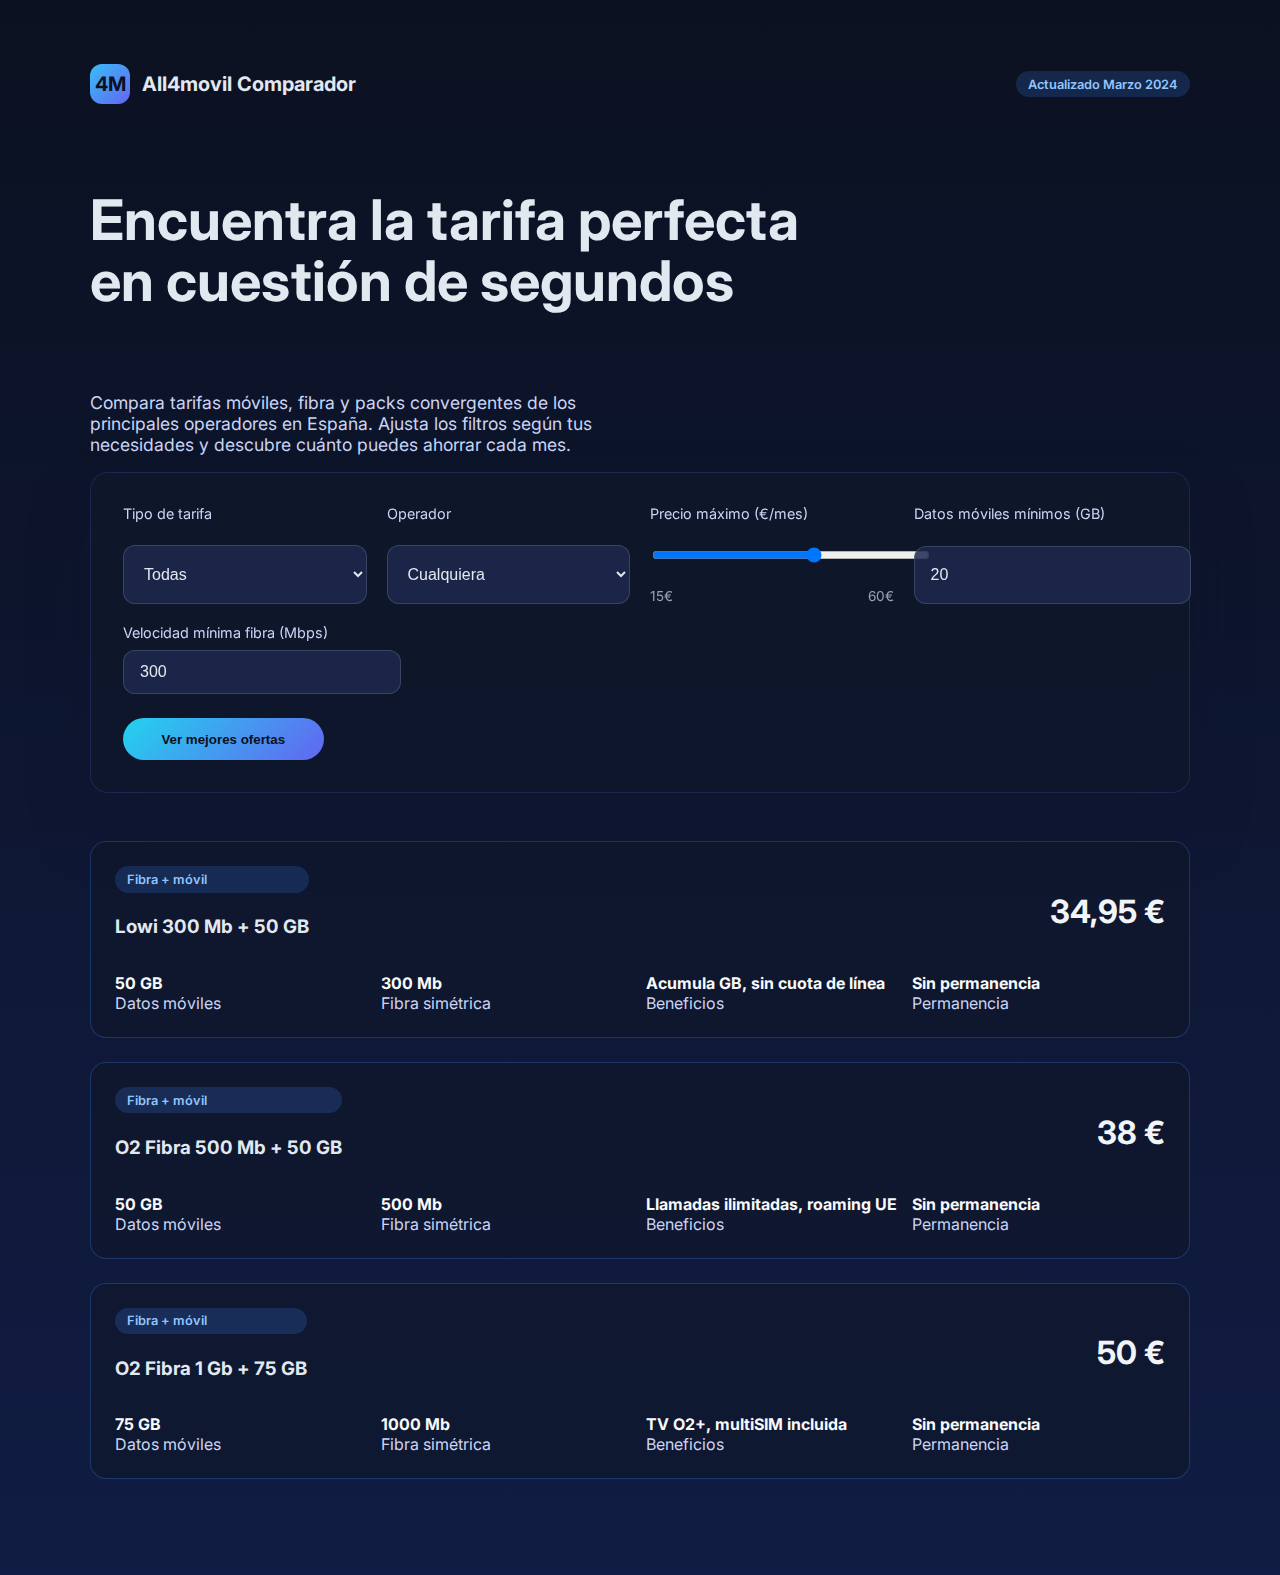
<file: index.html>
<!DOCTYPE html>
<html lang="es">
  <head>
    <meta charset="UTF-8" />
    <meta name="viewport" content="width=device-width, initial-scale=1.0" />
    <title>All4movil | Comparador de tarifas</title>
    <link
      rel="preconnect"
      href="https://fonts.googleapis.com"
    />
    <link rel="preconnect" href="https://fonts.gstatic.com" crossorigin />
    <link
      href="https://fonts.googleapis.com/css2?family=Inter:wght@400;500;600;700&display=swap"
      rel="stylesheet"
    />
    <style>
      :root {
        color-scheme: light dark;
        font-family: 'Inter', system-ui, -apple-system, BlinkMacSystemFont, 'Segoe UI',
          sans-serif;
        background: #0f172a;
        color: #e2e8f0;
      }

      body {
        margin: 0;
        background: linear-gradient(180deg, #0b1120 0%, #111c44 100%);
        min-height: 100vh;
      }

      main {
        max-width: 1100px;
        margin: 0 auto;
        padding: 4rem 1.5rem 6rem;
      }

      header {
        display: flex;
        align-items: center;
        justify-content: space-between;
        flex-wrap: wrap;
        gap: 1rem;
      }

      .logo {
        display: flex;
        align-items: center;
        gap: 0.75rem;
        font-weight: 700;
        font-size: 1.25rem;
      }

      .logo span {
        display: grid;
        place-items: center;
        width: 40px;
        height: 40px;
        border-radius: 12px;
        background: linear-gradient(135deg, #38bdf8 0%, #6366f1 100%);
        color: #0b1120;
        font-weight: 700;
      }

      .hero {
        margin-top: 3rem;
        display: grid;
        gap: 1.5rem;
      }

      .hero h1 {
        font-size: clamp(2.5rem, 4vw + 1rem, 3.5rem);
        line-height: 1.1;
        max-width: 20ch;
      }

      .hero p {
        font-size: 1.1rem;
        max-width: 50ch;
        color: #cbd5f5;
      }

      .card {
        background: rgba(15, 23, 42, 0.75);
        border: 1px solid rgba(99, 102, 241, 0.2);
        border-radius: 18px;
        padding: 2rem;
        backdrop-filter: blur(18px);
        box-shadow: 0 32px 60px rgba(15, 23, 42, 0.35);
      }

      form {
        display: grid;
        gap: 1.5rem;
      }

      .filters {
        display: grid;
        gap: 1.25rem;
        grid-template-columns: repeat(auto-fit, minmax(220px, 1fr));
      }

      label {
        display: grid;
        gap: 0.6rem;
        font-size: 0.9rem;
        color: #cbd5f5;
      }

      select,
      input[type='range'],
      input[type='number'] {
        width: 100%;
        background: rgba(30, 41, 77, 0.85);
        border: 1px solid rgba(148, 163, 184, 0.25);
        border-radius: 12px;
        padding: 0.75rem 1rem;
        font-size: 1rem;
        color: #e2e8f0;
      }

      .range-output {
        display: flex;
        justify-content: space-between;
        font-size: 0.85rem;
        color: #94a3b8;
      }

      button[type='submit'] {
        justify-self: start;
        background: linear-gradient(135deg, #22d3ee 0%, #6366f1 100%);
        border: none;
        border-radius: 999px;
        padding: 0.85rem 2.4rem;
        font-weight: 600;
        color: #0b1120;
        cursor: pointer;
        transition: transform 0.2s ease, box-shadow 0.2s ease;
      }

      button[type='submit']:hover {
        transform: translateY(-2px);
        box-shadow: 0 18px 35px rgba(14, 116, 144, 0.35);
      }

      .results {
        margin-top: 3rem;
        display: grid;
        gap: 1.5rem;
      }

      .result-card {
        display: grid;
        gap: 1rem;
        border-radius: 16px;
        padding: 1.5rem;
        background: rgba(15, 23, 42, 0.65);
        border: 1px solid rgba(59, 130, 246, 0.3);
      }

      .result-header {
        display: flex;
        justify-content: space-between;
        align-items: center;
        flex-wrap: wrap;
        gap: 0.75rem;
      }

      .result-provider {
        display: flex;
        flex-direction: column;
        gap: 0.25rem;
      }

      .pill {
        display: inline-flex;
        align-items: center;
        gap: 0.4rem;
        padding: 0.35rem 0.75rem;
        border-radius: 999px;
        background: rgba(59, 130, 246, 0.2);
        color: #93c5fd;
        font-size: 0.8rem;
        font-weight: 600;
      }

      .price {
        font-size: 2rem;
        font-weight: 700;
        color: #f1f5f9;
      }

      .features {
        display: grid;
        gap: 0.75rem;
        grid-template-columns: repeat(auto-fit, minmax(160px, 1fr));
        color: #cbd5f5;
      }

      .features strong {
        color: #f8fafc;
      }

      .empty-state {
        text-align: center;
        padding: 3rem 1.5rem;
        background: rgba(15, 23, 42, 0.4);
        border-radius: 16px;
        border: 1px dashed rgba(148, 163, 184, 0.4);
        color: #94a3b8;
      }

      @media (max-width: 600px) {
        header {
          align-items: flex-start;
        }

        button[type='submit'] {
          width: 100%;
          justify-self: stretch;
        }
      }
    </style>
  </head>
  <body>
    <main>
      <header>
        <div class="logo">
          <span>4M</span>
          All4movil Comparador
        </div>
        <div class="pill">Actualizado Marzo 2024</div>
      </header>

      <section class="hero">
        <h1>Encuentra la tarifa perfecta en cuestión de segundos</h1>
        <p>
          Compara tarifas móviles, fibra y packs convergentes de los principales
          operadores en España. Ajusta los filtros según tus necesidades y
          descubre cuánto puedes ahorrar cada mes.
        </p>
      </section>

      <section class="card">
        <form id="filters">
          <div class="filters">
            <label>
              Tipo de tarifa
              <select name="type">
                <option value="">Todas</option>
                <option value="movil">Solo móvil</option>
                <option value="fibra">Solo fibra</option>
                <option value="convergente">Fibra + móvil</option>
              </select>
            </label>

            <label>
              Operador
              <select name="provider">
                <option value="">Cualquiera</option>
                <option value="o2">O2</option>
                <option value="lowi">Lowi</option>
                <option value="pepephone">Pepephone</option>
                <option value="orange">Orange</option>
                <option value="movistar">Movistar</option>
              </select>
            </label>

            <label>
              Precio máximo (€/mes)
              <input type="range" min="15" max="90" step="5" name="price" value="60" />
              <div class="range-output">
                <span>15€</span>
                <span id="price-output">60€</span>
              </div>
            </label>

            <label>
              Datos móviles mínimos (GB)
              <input type="number" name="mobileData" min="0" step="5" value="20" />
            </label>

            <label>
              Velocidad mínima fibra (Mbps)
              <input type="number" name="fiberSpeed" min="0" step="100" value="300" />
            </label>
          </div>

          <button type="submit">Ver mejores ofertas</button>
        </form>
      </section>

      <section class="results" id="results"></section>
    </main>

    <template id="result-template">
      <article class="result-card">
        <div class="result-header">
          <div class="result-provider">
            <span class="pill" data-type></span>
            <h3 data-name></h3>
          </div>
          <div class="price" data-price></div>
        </div>
        <div class="features">
          <div><strong data-mobile-data></strong><br />Datos móviles</div>
          <div><strong data-fiber-speed></strong><br />Fibra simétrica</div>
          <div><strong data-benefits></strong><br />Beneficios</div>
          <div><strong data-commitment></strong><br />Permanencia</div>
        </div>
      </article>
    </template>

    <script>
      const offers = [
        {
          id: 1,
          name: 'O2 Fibra 500 Mb + 50 GB',
          provider: 'o2',
          type: 'convergente',
          price: 38,
          mobileData: 50,
          fiberSpeed: 500,
          benefits: 'Llamadas ilimitadas, roaming UE',
          commitment: 'Sin permanencia'
        },
        {
          id: 2,
          name: 'Lowi 300 Mb + 50 GB',
          provider: 'lowi',
          type: 'convergente',
          price: 34.95,
          mobileData: 50,
          fiberSpeed: 300,
          benefits: 'Acumula GB, sin cuota de línea',
          commitment: 'Sin permanencia'
        },
        {
          id: 3,
          name: 'Pepephone Inimitable 39 GB',
          provider: 'pepephone',
          type: 'movil',
          price: 19.9,
          mobileData: 39,
          fiberSpeed: 0,
          benefits: 'Cobertura Movistar + Orange',
          commitment: 'Sin permanencia'
        },
        {
          id: 4,
          name: 'Movistar Ilimitado Plus 5G',
          provider: 'movistar',
          type: 'movil',
          price: 44.95,
          mobileData: 150,
          fiberSpeed: 0,
          benefits: '5G+, Netflix, Disney+',
          commitment: '12 meses'
        },
        {
          id: 5,
          name: 'Orange Love Cine y Series 1Gb',
          provider: 'orange',
          type: 'convergente',
          price: 70,
          mobileData: 200,
          fiberSpeed: 1000,
          benefits: 'Series + Cine + DAZN LaLiga',
          commitment: '12 meses'
        },
        {
          id: 6,
          name: 'Lowi Fibra 600 Mb',
          provider: 'lowi',
          type: 'fibra',
          price: 29.95,
          mobileData: 0,
          fiberSpeed: 600,
          benefits: 'Router Wi-Fi 6, instalación gratis',
          commitment: 'Sin permanencia'
        },
        {
          id: 7,
          name: 'O2 Fibra 1 Gb + 75 GB',
          provider: 'o2',
          type: 'convergente',
          price: 50,
          mobileData: 75,
          fiberSpeed: 1000,
          benefits: 'TV O2+, multiSIM incluida',
          commitment: 'Sin permanencia'
        }
      ];

      const filtersForm = document.getElementById('filters');
      const resultsSection = document.getElementById('results');
      const priceOutput = document.getElementById('price-output');
      const template = document.getElementById('result-template');

      function formatPrice(value) {
        return new Intl.NumberFormat('es-ES', {
          style: 'currency',
          currency: 'EUR',
          minimumFractionDigits: value % 1 === 0 ? 0 : 2
        }).format(value);
      }

      function renderOffers(list) {
        resultsSection.innerHTML = '';

        if (!list.length) {
          resultsSection.innerHTML = `
            <div class="empty-state">
              No hay tarifas que cumplan con los filtros seleccionados.
              Prueba a ampliar tu presupuesto o reducir los requisitos de datos y velocidad.
            </div>
          `;
          return;
        }

        list.forEach((offer) => {
          const card = template.content.cloneNode(true);
          card.querySelector('[data-type]').textContent =
            offer.type === 'movil'
              ? 'Solo móvil'
              : offer.type === 'fibra'
              ? 'Solo fibra'
              : 'Fibra + móvil';
          card.querySelector('[data-name]').textContent = offer.name;
          card.querySelector('[data-price]').textContent = formatPrice(offer.price);
          card.querySelector('[data-mobile-data]').textContent =
            offer.mobileData ? `${offer.mobileData} GB` : 'N/A';
          card.querySelector('[data-fiber-speed]').textContent =
            offer.fiberSpeed ? `${offer.fiberSpeed} Mb` : 'N/A';
          card.querySelector('[data-benefits]').textContent = offer.benefits;
          card.querySelector('[data-commitment]').textContent = offer.commitment;

          resultsSection.appendChild(card);
        });
      }

      function filterOffers(formData) {
        const maxPrice = Number(formData.get('price'));
        const type = formData.get('type');
        const provider = formData.get('provider');
        const mobileData = Number(formData.get('mobileData') || 0);
        const fiberSpeed = Number(formData.get('fiberSpeed') || 0);

        return offers
          .filter((offer) => (type ? offer.type === type : true))
          .filter((offer) => (provider ? offer.provider === provider : true))
          .filter((offer) => offer.price <= maxPrice)
          .filter((offer) => offer.mobileData >= mobileData)
          .filter((offer) => offer.fiberSpeed >= fiberSpeed)
          .sort((a, b) => a.price - b.price);
      }

      filtersForm.addEventListener('input', (event) => {
        if (event.target.name === 'price') {
          priceOutput.textContent = `${event.target.value}€`;
        }
      });

      filtersForm.addEventListener('submit', (event) => {
        event.preventDefault();
        const formData = new FormData(filtersForm);
        const filtered = filterOffers(formData);
        renderOffers(filtered);
      });

      // Primera renderización con los valores iniciales del formulario
      renderOffers(filterOffers(new FormData(filtersForm)));
    </script>
  </body>
</html>
</file>
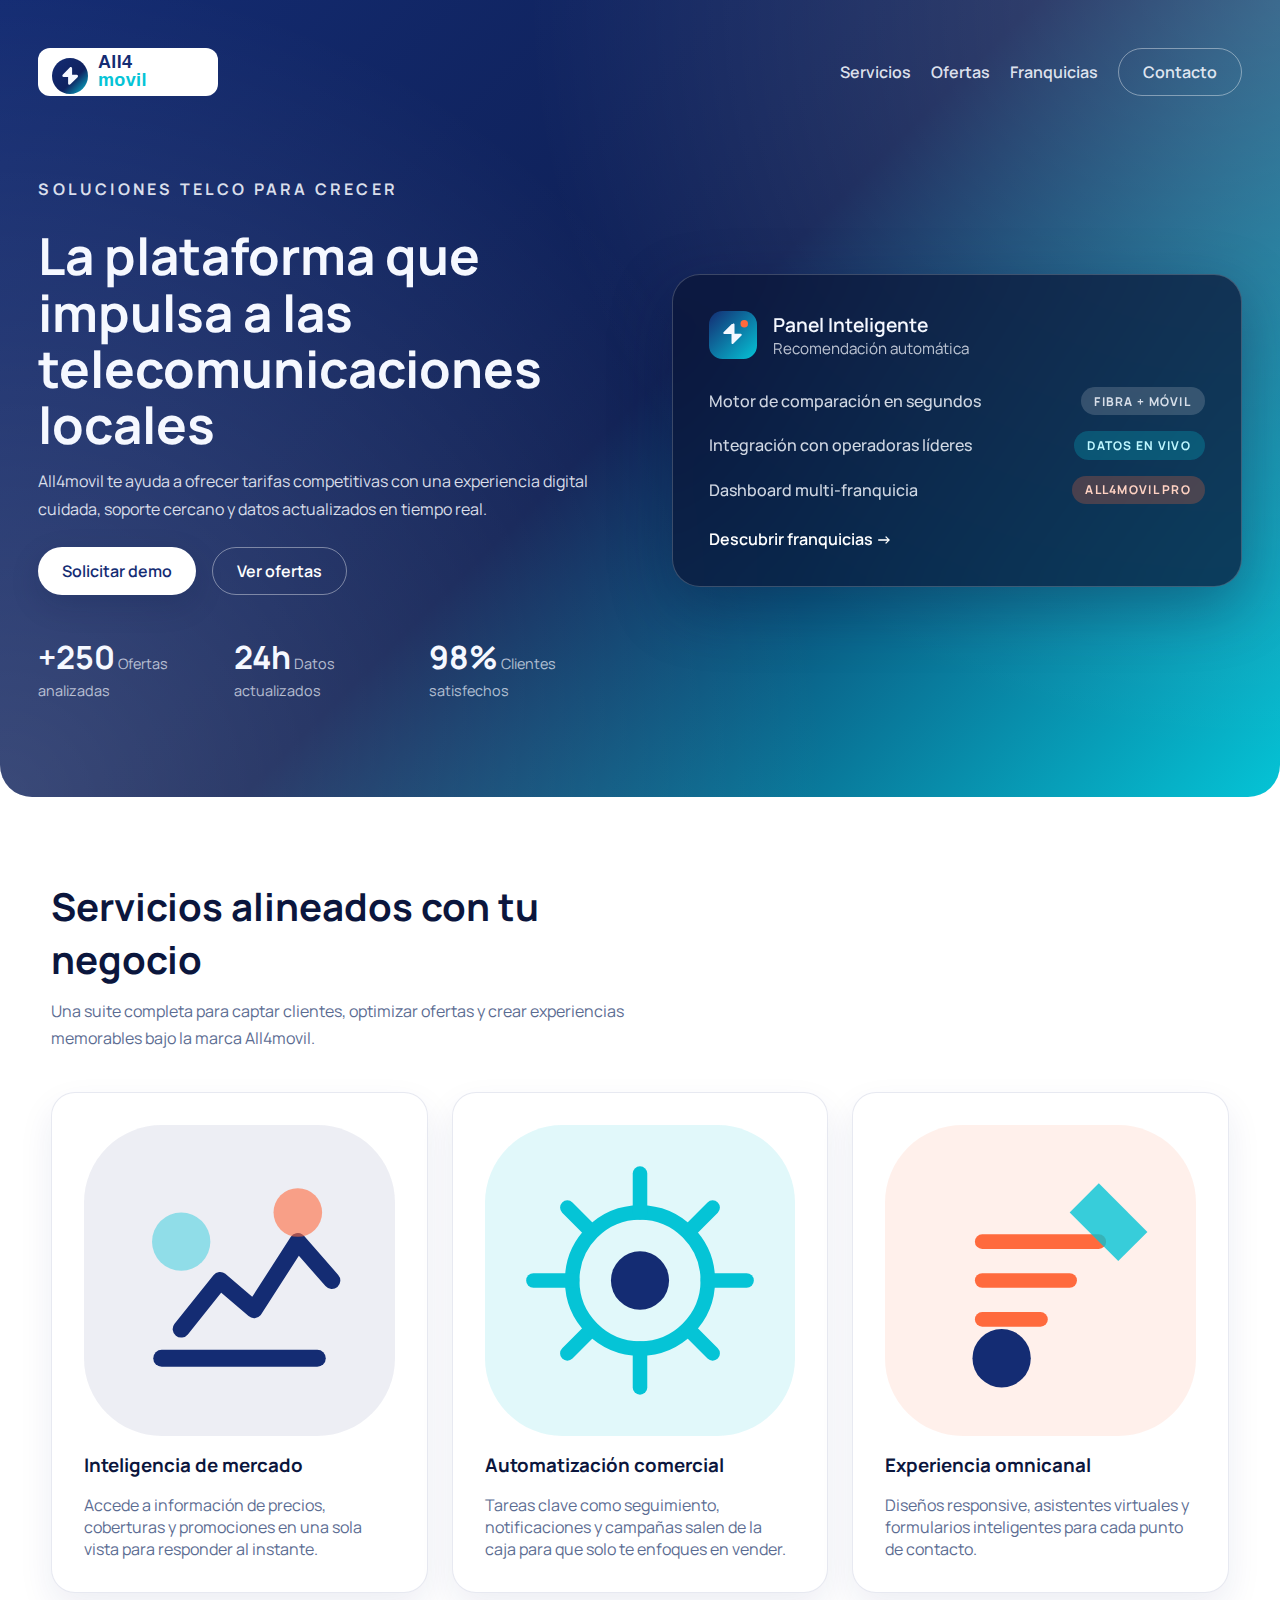
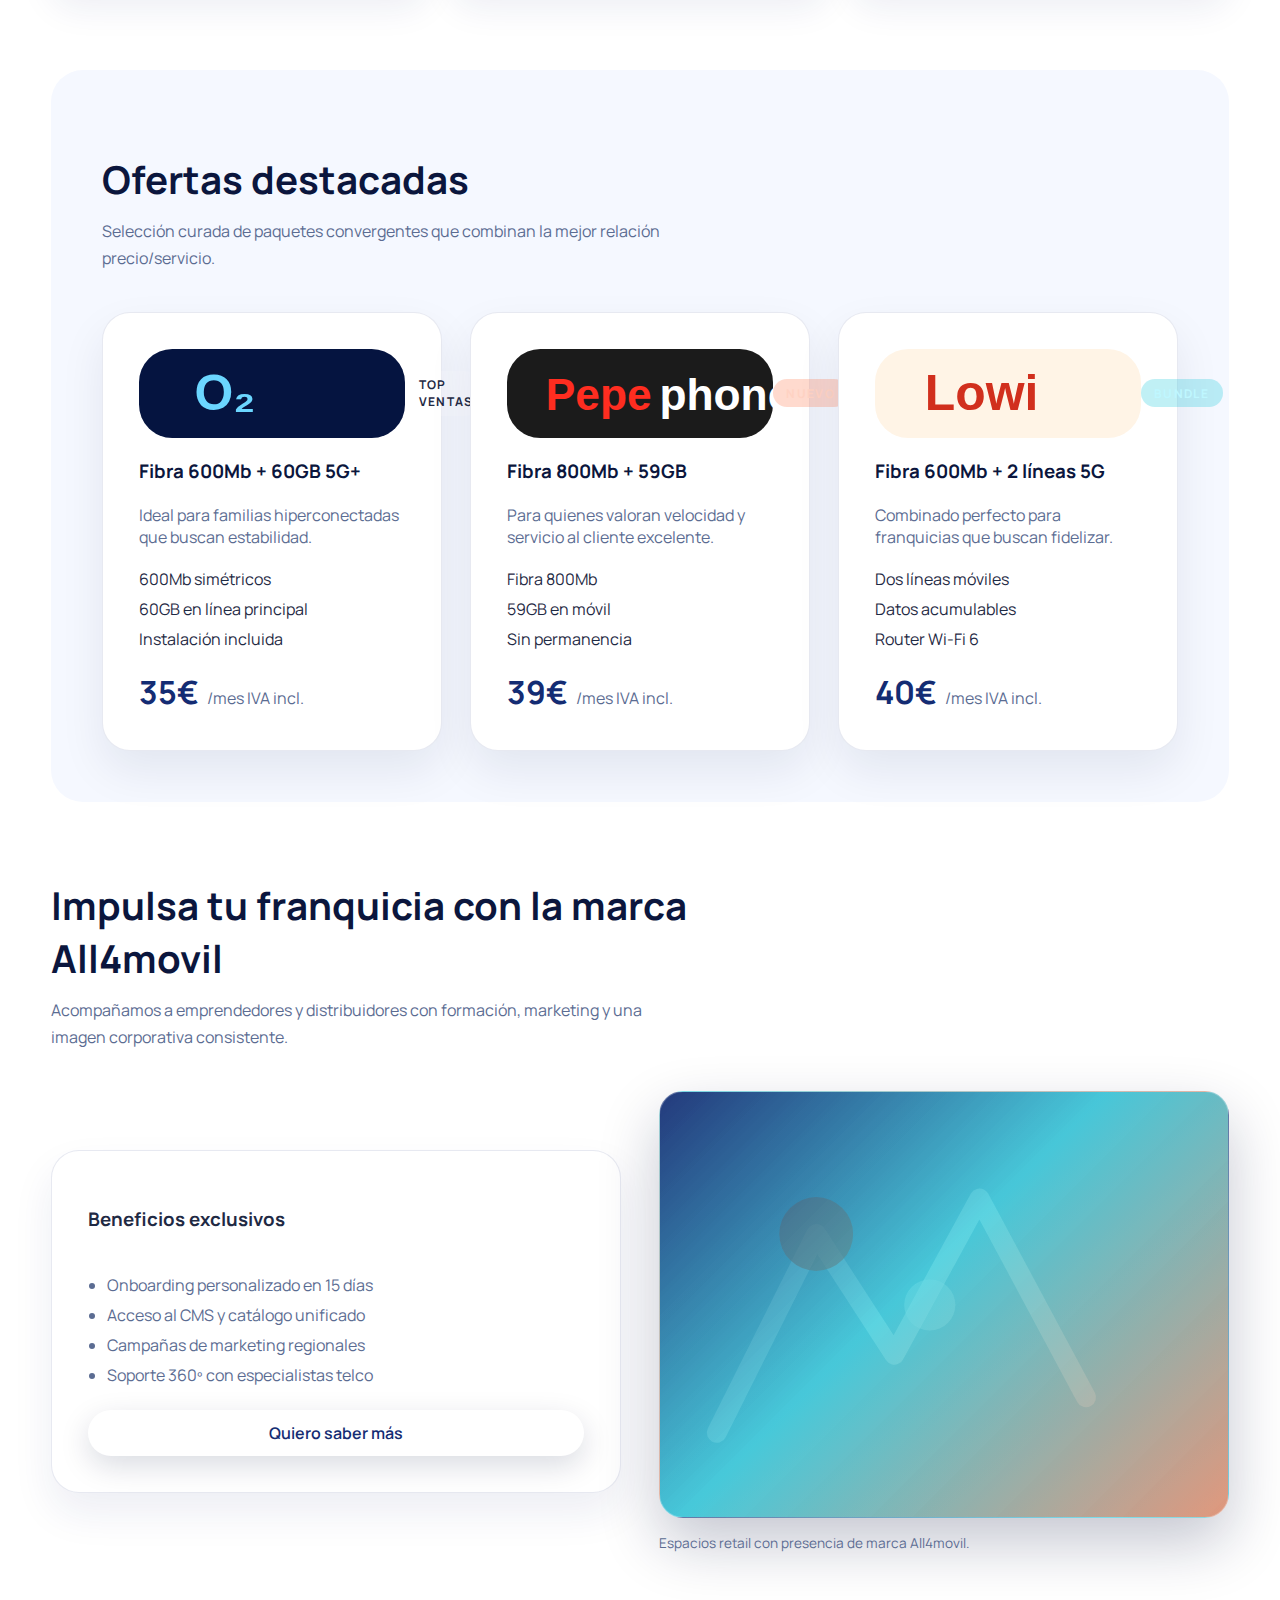
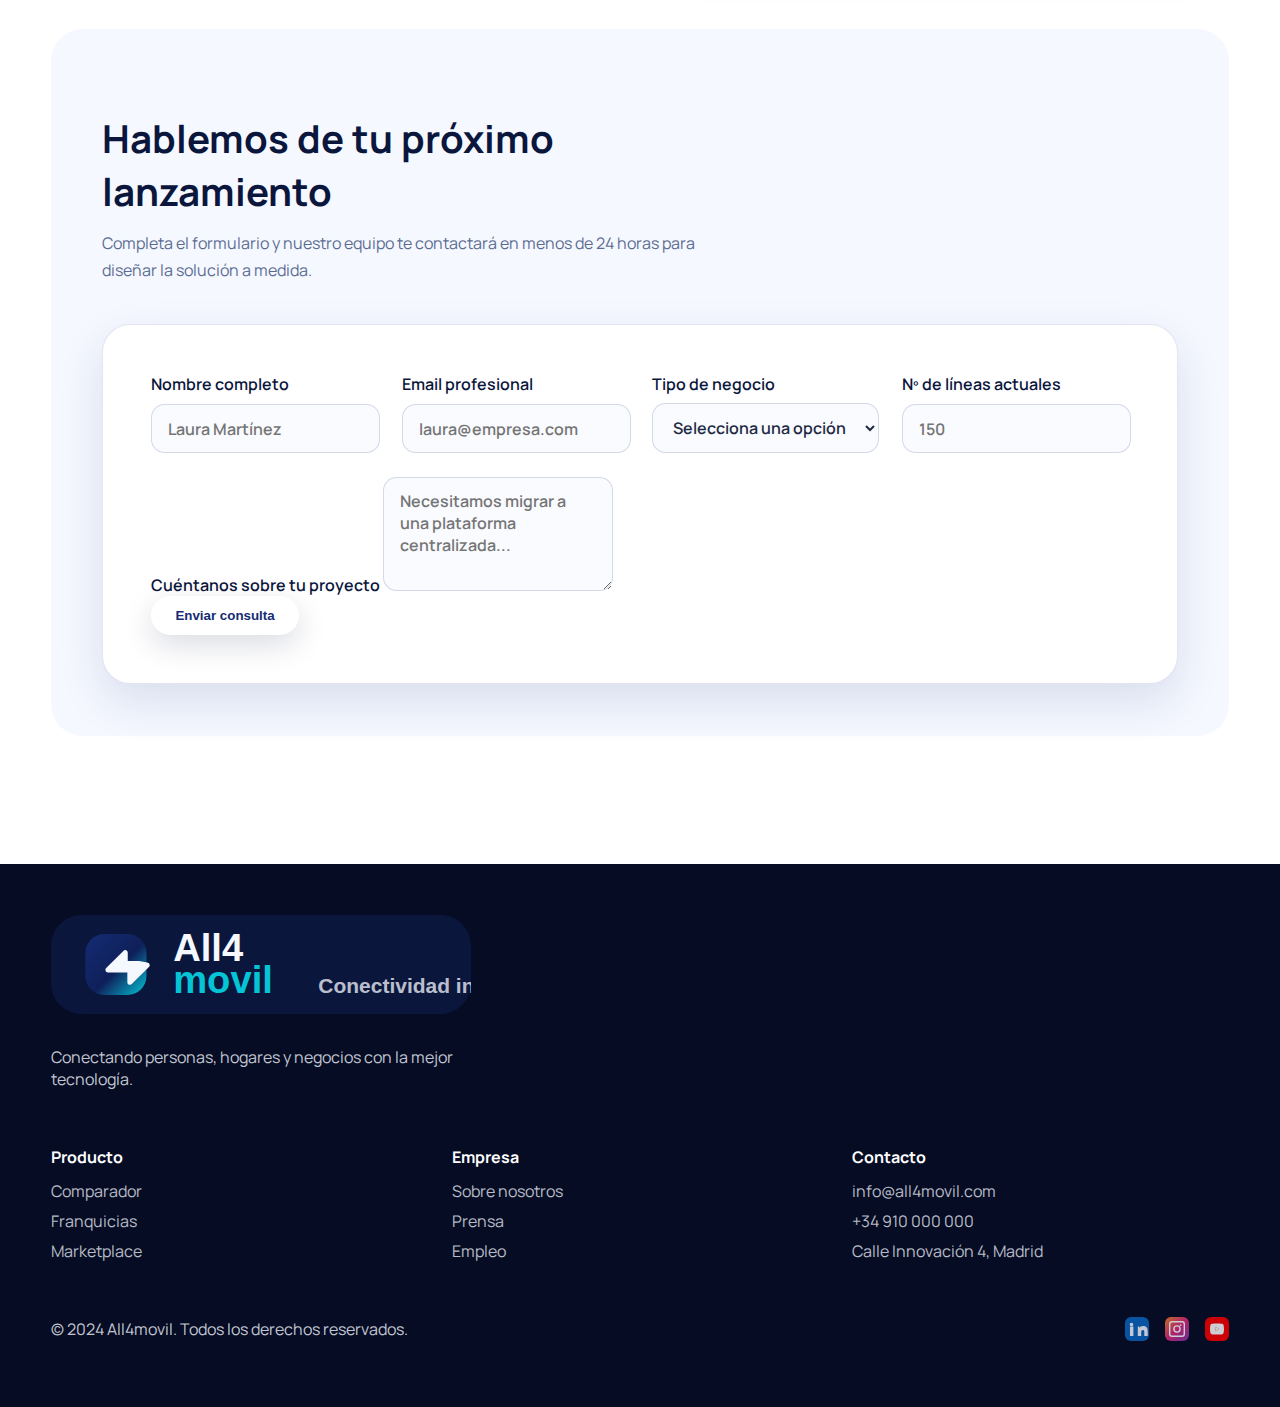
<file: website/index.html>
<!DOCTYPE html>
<html lang="es">
  <head>
    <meta charset="UTF-8" />
    <meta name="viewport" content="width=device-width, initial-scale=1.0" />
    <title>All4movil | Conecta con la mejor tarifa</title>
    <link rel="stylesheet" href="styles.css" />
    <link rel="preconnect" href="https://fonts.googleapis.com" />
    <link rel="preconnect" href="https://fonts.gstatic.com" crossorigin />
    <link
      href="https://fonts.googleapis.com/css2?family=Manrope:wght@400;500;600;700&display=swap"
      rel="stylesheet"
    />
  </head>
  <body>
    <header class="hero">
      <nav class="nav">
        <a class="logo" href="#inicio" aria-label="All4movil">
          <img src="assets/all4movil-logo.svg" alt="Logo All4movil" />
        </a>
        <div class="nav-links">
          <a href="#servicios">Servicios</a>
          <a href="#ofertas">Ofertas</a>
          <a href="#franquicias">Franquicias</a>
          <a href="#contacto" class="button button--ghost">Contacto</a>
        </div>
      </nav>
      <section class="hero-content" id="inicio">
        <div class="hero-text">
          <p class="eyebrow">Soluciones telco para crecer</p>
          <h1>La plataforma que impulsa a las telecomunicaciones locales</h1>
          <p>
            All4movil te ayuda a ofrecer tarifas competitivas con una
            experiencia digital cuidada, soporte cercano y datos actualizados
            en tiempo real.
          </p>
          <div class="hero-cta">
            <a class="button" href="#contacto">Solicitar demo</a>
            <a class="button button--ghost" href="#ofertas">Ver ofertas</a>
          </div>
          <div class="hero-stats">
            <div>
              <span class="stat">+250</span>
              <span class="stat-label">Ofertas analizadas</span>
            </div>
            <div>
              <span class="stat">24h</span>
              <span class="stat-label">Datos actualizados</span>
            </div>
            <div>
              <span class="stat">98%</span>
              <span class="stat-label">Clientes satisfechos</span>
            </div>
          </div>
        </div>
        <div class="hero-card">
          <div class="card-header">
            <img
              src="assets/all4movil-icon.svg"
              alt="Isotipo All4movil"
              class="card-logo"
            />
            <div>
              <p class="card-title">Panel Inteligente</p>
              <p class="card-subtitle">Recomendación automática</p>
            </div>
          </div>
          <ul class="card-list">
            <li>
              <span>Motor de comparación en segundos</span>
              <span class="badge">Fibra + Móvil</span>
            </li>
            <li>
              <span>Integración con operadoras líderes</span>
              <span class="badge badge--soft">Datos en vivo</span>
            </li>
            <li>
              <span>Dashboard multi-franquicia</span>
              <span class="badge badge--accent">All4movil Pro</span>
            </li>
          </ul>
          <a class="card-cta" href="#franquicias">Descubrir franquicias →</a>
        </div>
      </section>
    </header>

    <main>
      <section class="section" id="servicios">
        <div class="section-heading">
          <h2>Servicios alineados con tu negocio</h2>
          <p>
            Una suite completa para captar clientes, optimizar ofertas y crear
            experiencias memorables bajo la marca All4movil.
          </p>
        </div>
        <div class="grid grid--services">
          <article class="card">
            <img src="assets/icon-insights.svg" alt="Icono de analítica" />
            <h3>Inteligencia de mercado</h3>
            <p>
              Accede a información de precios, coberturas y promociones en una
              sola vista para responder al instante.
            </p>
          </article>
          <article class="card">
            <img src="assets/icon-automation.svg" alt="Icono de automatización" />
            <h3>Automatización comercial</h3>
            <p>
              Tareas clave como seguimiento, notificaciones y campañas salen de
              la caja para que solo te enfoques en vender.
            </p>
          </article>
          <article class="card">
            <img src="assets/icon-experience.svg" alt="Icono de experiencia" />
            <h3>Experiencia omnicanal</h3>
            <p>
              Diseños responsive, asistentes virtuales y formularios
              inteligentes para cada punto de contacto.
            </p>
          </article>
        </div>
      </section>

      <section class="section section--alt" id="ofertas">
        <div class="section-heading">
          <h2>Ofertas destacadas</h2>
          <p>
            Selección curada de paquetes convergentes que combinan la mejor
            relación precio/servicio.
          </p>
        </div>
        <div class="offers">
          <article class="offer-card">
            <div class="offer-header">
              <img src="assets/logo-o2.svg" alt="Logo O2" />
              <span class="badge">Top Ventas</span>
            </div>
            <h3>Fibra 600Mb + 60GB 5G+</h3>
            <p>Ideal para familias hiperconectadas que buscan estabilidad.</p>
            <ul>
              <li>600Mb simétricos</li>
              <li>60GB en línea principal</li>
              <li>Instalación incluida</li>
            </ul>
            <div class="offer-price">
              <span class="price">35€</span>
              <span class="price-note">/mes IVA incl.</span>
            </div>
          </article>
          <article class="offer-card">
            <div class="offer-header">
              <img src="assets/logo-pepephone.svg" alt="Logo Pepephone" />
              <span class="badge badge--accent">Nuevo</span>
            </div>
            <h3>Fibra 800Mb + 59GB</h3>
            <p>Para quienes valoran velocidad y servicio al cliente excelente.</p>
            <ul>
              <li>Fibra 800Mb</li>
              <li>59GB en móvil</li>
              <li>Sin permanencia</li>
            </ul>
            <div class="offer-price">
              <span class="price">39€</span>
              <span class="price-note">/mes IVA incl.</span>
            </div>
          </article>
          <article class="offer-card">
            <div class="offer-header">
              <img src="assets/logo-lowi.svg" alt="Logo Lowi" />
              <span class="badge badge--soft">Bundle</span>
            </div>
            <h3>Fibra 600Mb + 2 líneas 5G</h3>
            <p>Combinado perfecto para franquicias que buscan fidelizar.</p>
            <ul>
              <li>Dos líneas móviles</li>
              <li>Datos acumulables</li>
              <li>Router Wi-Fi 6</li>
            </ul>
            <div class="offer-price">
              <span class="price">40€</span>
              <span class="price-note">/mes IVA incl.</span>
            </div>
          </article>
        </div>
      </section>

      <section class="section" id="franquicias">
        <div class="section-heading">
          <h2>Impulsa tu franquicia con la marca All4movil</h2>
          <p>
            Acompañamos a emprendedores y distribuidores con formación,
            marketing y una imagen corporativa consistente.
          </p>
        </div>
        <div class="grid grid--franchise">
          <div class="franchise-highlight">
            <h3>Beneficios exclusivos</h3>
            <ul>
              <li>Onboarding personalizado en 15 días</li>
              <li>Acceso al CMS y catálogo unificado</li>
              <li>Campañas de marketing regionales</li>
              <li>Soporte 360º con especialistas telco</li>
            </ul>
            <a class="button" href="#contacto">Quiero saber más</a>
          </div>
          <div class="franchise-media">
            <div class="franchise-visual" role="img" aria-label="Espacio comercial All4movil"></div>
            <p class="caption">Espacios retail con presencia de marca All4movil.</p>
          </div>
        </div>
      </section>

      <section class="section section--alt" id="contacto">
        <div class="section-heading">
          <h2>Hablemos de tu próximo lanzamiento</h2>
          <p>
            Completa el formulario y nuestro equipo te contactará en menos de 24
            horas para diseñar la solución a medida.
          </p>
        </div>
        <form class="contact-form">
          <div class="form-grid">
            <label>
              Nombre completo
              <input type="text" name="name" placeholder="Laura Martínez" />
            </label>
            <label>
              Email profesional
              <input type="email" name="email" placeholder="laura@empresa.com" />
            </label>
            <label>
              Tipo de negocio
              <select name="business-type">
                <option value="">Selecciona una opción</option>
                <option value="retail">Retail / Tienda física</option>
                <option value="franquicia">Franquicia</option>
                <option value="online">Ecommerce</option>
              </select>
            </label>
            <label>
              Nº de líneas actuales
              <input type="number" name="lines" placeholder="150" />
            </label>
          </div>
          <label class="full-width">
            Cuéntanos sobre tu proyecto
            <textarea name="message" rows="4" placeholder="Necesitamos migrar a una plataforma centralizada..."></textarea>
          </label>
          <button class="button" type="submit">Enviar consulta</button>
        </form>
      </section>
    </main>

    <footer class="footer">
      <div class="footer-brand">
        <img src="assets/all4movil-logo-horizontal.svg" alt="Logo horizontal All4movil" />
        <p>Conectando personas, hogares y negocios con la mejor tecnología.</p>
      </div>
      <div class="footer-columns">
        <div>
          <h4>Producto</h4>
          <ul>
            <li><a href="#servicios">Comparador</a></li>
            <li><a href="#franquicias">Franquicias</a></li>
            <li><a href="#ofertas">Marketplace</a></li>
          </ul>
        </div>
        <div>
          <h4>Empresa</h4>
          <ul>
            <li><a href="#contacto">Sobre nosotros</a></li>
            <li><a href="#contacto">Prensa</a></li>
            <li><a href="#contacto">Empleo</a></li>
          </ul>
        </div>
        <div>
          <h4>Contacto</h4>
          <ul>
            <li><a href="mailto:info@all4movil.com">info@all4movil.com</a></li>
            <li><a href="tel:+34910000000">+34 910 000 000</a></li>
            <li><a href="#">Calle Innovación 4, Madrid</a></li>
          </ul>
        </div>
      </div>
      <div class="footer-bottom">
        <p>© 2024 All4movil. Todos los derechos reservados.</p>
        <div class="socials">
          <a href="#" aria-label="LinkedIn"><img src="assets/icon-linkedin.svg" alt="LinkedIn" /></a>
          <a href="#" aria-label="Instagram"><img src="assets/icon-instagram.svg" alt="Instagram" /></a>
          <a href="#" aria-label="YouTube"><img src="assets/icon-youtube.svg" alt="YouTube" /></a>
        </div>
      </div>
    </footer>
  </body>
</html>
</file>
<file: website/styles.css>
:root {
  --color-primary: #142c73;
  --color-secondary: #05c4d6;
  --color-accent: #ff6a3d;
  --color-bg: #f5f8ff;
  --color-dark: #0b163d;
  --color-text: #1f2a44;
  --color-muted: #5b6c92;
  --color-border: rgba(20, 44, 115, 0.1);
  --gradient-hero: linear-gradient(135deg, #142c73 0%, #0e1f54 50%, #05c4d6 100%);
  font-size: 16px;
}

* {
  box-sizing: border-box;
}

body {
  margin: 0;
  font-family: 'Manrope', system-ui, -apple-system, BlinkMacSystemFont, 'Segoe UI',
    sans-serif;
  color: var(--color-text);
  background-color: white;
}

a {
  color: inherit;
  text-decoration: none;
}

img {
  max-width: 100%;
  display: block;
}

.hero {
  background: var(--gradient-hero);
  color: #f5f8ff;
  padding: 3rem clamp(1.5rem, 3vw, 4rem) 6rem;
  border-bottom-left-radius: 2rem;
  border-bottom-right-radius: 2rem;
  position: relative;
  overflow: hidden;
}

.hero::after {
  content: '';
  position: absolute;
  inset: 0;
  background: radial-gradient(circle at top right, rgba(255, 255, 255, 0.2), transparent 50%),
    radial-gradient(circle at bottom left, rgba(255, 255, 255, 0.18), transparent 55%);
  pointer-events: none;
}

.nav {
  display: flex;
  justify-content: space-between;
  align-items: center;
  margin-bottom: 4rem;
  position: relative;
  z-index: 1;
}

.logo img {
  height: 48px;
}

.nav-links {
  display: flex;
  gap: 1.25rem;
  align-items: center;
  font-weight: 600;
}

.nav-links a {
  color: rgba(245, 248, 255, 0.9);
  transition: color 0.2s ease, transform 0.2s ease;
}

.nav-links a:hover {
  color: white;
  transform: translateY(-2px);
}

.button {
  display: inline-flex;
  align-items: center;
  justify-content: center;
  padding: 0.75rem 1.5rem;
  border-radius: 999px;
  font-weight: 600;
  background: white;
  color: var(--color-primary);
  border: none;
  cursor: pointer;
  transition: transform 0.2s ease, box-shadow 0.2s ease;
  box-shadow: 0 10px 30px rgba(8, 22, 63, 0.15);
}

.button:hover {
  transform: translateY(-2px);
  box-shadow: 0 18px 36px rgba(8, 22, 63, 0.18);
}

.button--ghost {
  background: transparent;
  color: white;
  border: 1px solid rgba(255, 255, 255, 0.4);
  box-shadow: none;
}

.button--ghost:hover {
  border-color: white;
}

.hero-content {
  display: grid;
  grid-template-columns: repeat(auto-fit, minmax(280px, 1fr));
  gap: clamp(2rem, 5vw, 5rem);
  align-items: center;
  position: relative;
  z-index: 1;
}

.hero-text h1 {
  font-size: clamp(2.5rem, 4vw, 3.5rem);
  margin: 0 0 1rem;
  line-height: 1.1;
}

.hero-text p {
  font-size: 1rem;
  line-height: 1.7;
  margin-bottom: 1.5rem;
  color: rgba(245, 248, 255, 0.88);
}

.eyebrow {
  font-size: 0.85rem;
  text-transform: uppercase;
  letter-spacing: 0.2rem;
  font-weight: 700;
  color: rgba(255, 255, 255, 0.7);
  margin-bottom: 1rem;
}

.hero-cta {
  display: flex;
  flex-wrap: wrap;
  gap: 1rem;
  margin-bottom: 2.5rem;
}

.hero-stats {
  display: grid;
  grid-template-columns: repeat(auto-fit, minmax(140px, 1fr));
  gap: 1rem;
}

.stat {
  font-size: 2rem;
  font-weight: 700;
}

.stat-label {
  font-size: 0.9rem;
  color: rgba(245, 248, 255, 0.7);
}

.hero-card {
  background: rgba(9, 20, 54, 0.7);
  border: 1px solid rgba(255, 255, 255, 0.2);
  border-radius: 1.75rem;
  padding: 2.25rem;
  backdrop-filter: blur(16px);
  box-shadow: 0 20px 60px rgba(8, 22, 63, 0.35);
}

.card-header {
  display: flex;
  gap: 1rem;
  align-items: center;
  margin-bottom: 1.75rem;
}

.card-logo {
  width: 48px;
  height: 48px;
}

.card-title {
  font-size: 1.2rem;
  font-weight: 600;
  margin: 0;
}

.card-subtitle {
  margin: 0;
  font-size: 0.95rem;
  color: rgba(245, 248, 255, 0.75);
}

.card-list {
  list-style: none;
  padding: 0;
  margin: 0 0 1.5rem;
  display: grid;
  gap: 1rem;
}

.card-list li {
  display: flex;
  align-items: center;
  justify-content: space-between;
  gap: 1rem;
  font-weight: 500;
  color: rgba(245, 248, 255, 0.85);
}

.badge {
  font-size: 0.75rem;
  font-weight: 700;
  text-transform: uppercase;
  letter-spacing: 0.08rem;
  padding: 0.35rem 0.85rem;
  border-radius: 999px;
  background: rgba(255, 255, 255, 0.16);
}

.badge--soft {
  background: rgba(5, 196, 214, 0.25);
  color: #bff7ff;
}

.badge--accent {
  background: rgba(255, 106, 61, 0.25);
  color: #ffd2c3;
}

.card-cta {
  color: white;
  font-weight: 600;
}

main {
  padding: clamp(3rem, 4vw, 6rem) clamp(1.5rem, 4vw, 5rem);
}

.section {
  margin-bottom: clamp(3.5rem, 6vw, 6rem);
}

.section--alt {
  background: var(--color-bg);
  border-radius: 2rem;
  padding: clamp(3rem, 4vw, 5rem);
}

.section-heading {
  max-width: 640px;
  margin-bottom: 2.5rem;
}

.section-heading h2 {
  font-size: clamp(2rem, 3vw, 2.75rem);
  margin-bottom: 0.75rem;
  color: var(--color-dark);
}

.section-heading p {
  margin: 0;
  color: var(--color-muted);
  line-height: 1.7;
}

.grid {
  display: grid;
  gap: 1.5rem;
}

.grid--services {
  grid-template-columns: repeat(auto-fit, minmax(220px, 1fr));
}

.card {
  background: white;
  border-radius: 1.5rem;
  padding: 2rem;
  box-shadow: 0 15px 35px rgba(20, 44, 115, 0.08);
  border: 1px solid var(--color-border);
  display: grid;
  gap: 1rem;
}

.card h3 {
  margin: 0;
  color: var(--color-dark);
}

.card p {
  margin: 0;
  color: var(--color-muted);
}

.offers {
  display: grid;
  gap: 1.75rem;
  grid-template-columns: repeat(auto-fit, minmax(260px, 1fr));
}

.offer-card {
  background: white;
  border: 1px solid var(--color-border);
  border-radius: 1.75rem;
  padding: 2.25rem;
  box-shadow: 0 20px 45px rgba(11, 22, 61, 0.08);
  display: grid;
  gap: 1.25rem;
}

.offer-header {
  display: flex;
  justify-content: space-between;
  align-items: center;
}

.offer-card h3 {
  margin: 0;
  color: var(--color-dark);
}

.offer-card p {
  margin: 0;
  color: var(--color-muted);
}

.offer-card ul {
  list-style: none;
  padding: 0;
  margin: 0;
  display: grid;
  gap: 0.5rem;
  color: var(--color-text);
}

.offer-price {
  display: flex;
  align-items: baseline;
  gap: 0.5rem;
}

.price {
  font-size: 2rem;
  font-weight: 700;
  color: var(--color-primary);
}

.price-note {
  color: var(--color-muted);
}

.grid--franchise {
  grid-template-columns: repeat(auto-fit, minmax(280px, 1fr));
  gap: clamp(1.5rem, 3vw, 2.5rem);
  align-items: center;
}

.franchise-highlight {
  background: white;
  border-radius: 1.75rem;
  padding: 2.25rem;
  border: 1px solid var(--color-border);
  box-shadow: 0 20px 40px rgba(20, 44, 115, 0.08);
  display: grid;
  gap: 1.5rem;
}

.franchise-highlight ul {
  margin: 0;
  padding-left: 1.2rem;
  color: var(--color-muted);
  display: grid;
  gap: 0.5rem;
}

.franchise-media {
  display: grid;
  gap: 1rem;
}

.franchise-visual {
  width: 100%;
  aspect-ratio: 4 / 3;
  border-radius: 1.5rem;
  background:
    linear-gradient(135deg, rgba(20, 44, 115, 0.9) 0%, rgba(5, 196, 214, 0.6) 45%, rgba(255, 106, 61, 0.65) 100%),
    url('data:image/svg+xml,%3Csvg xmlns="http://www.w3.org/2000/svg" width="400" height="300" viewBox="0 0 400 300"%3E%3Cdefs%3E%3ClinearGradient id="a" x1="0" x2="1" y1="0" y2="1"%3E%3Cstop stop-color="%23142c73"/%3E%3Cstop offset="1" stop-color="%2305c4d6"/%3E%3C/linearGradient%3E%3C/defs%3E%3Crect width="400" height="300" fill="url(%23a)" opacity="0.35"/%3E%3Cpath d="M40 240l70-140 55 85 60-110 75 140" fill="none" stroke="rgba(255,255,255,0.6)" stroke-width="14" stroke-linecap="round" stroke-linejoin="round"/%3E%3Ccircle cx="110" cy="100" r="26" fill="rgba(255,106,61,0.65)"/%3E%3Ccircle cx="190" cy="150" r="18" fill="rgba(255,255,255,0.45)"/%3E%3C/svg%3E') center/cover;
  box-shadow: 0 25px 60px rgba(11, 22, 61, 0.24);
  border: 1px solid rgba(245, 248, 255, 0.3);
}

.caption {
  margin: 0;
  font-size: 0.85rem;
  color: var(--color-muted);
}

.contact-form {
  background: white;
  border-radius: 1.75rem;
  padding: clamp(2.5rem, 5vw, 3rem);
  border: 1px solid rgba(20, 44, 115, 0.12);
  box-shadow: 0 18px 45px rgba(20, 44, 115, 0.12);
}

.form-grid {
  display: grid;
  grid-template-columns: repeat(auto-fit, minmax(220px, 1fr));
  gap: 1.5rem;
  margin-bottom: 1.5rem;
}

label {
  font-weight: 600;
  color: var(--color-dark);
  display: grid;
  gap: 0.5rem;
}

input,
select,
textarea {
  padding: 0.75rem 1rem;
  border-radius: 0.85rem;
  border: 1px solid rgba(20, 44, 115, 0.16);
  font: inherit;
  color: var(--color-text);
  background: #f9fbff;
  transition: border-color 0.2s ease, box-shadow 0.2s ease;
}

input:focus,
select:focus,
textarea:focus {
  outline: none;
  border-color: var(--color-secondary);
  box-shadow: 0 0 0 4px rgba(5, 196, 214, 0.2);
}

textarea {
  resize: vertical;
}

.full-width {
  display: block;
}

.footer {
  background: #050c24;
  color: rgba(245, 248, 255, 0.8);
  padding: clamp(3rem, 4vw, 4.5rem);
  display: grid;
  gap: 2.5rem;
}

.footer-brand {
  display: grid;
  gap: 1rem;
  max-width: 420px;
}

.footer-columns {
  display: grid;
  grid-template-columns: repeat(auto-fit, minmax(160px, 1fr));
  gap: 1.5rem;
}

.footer-columns h4 {
  margin: 0 0 0.75rem;
  color: white;
}

.footer-columns ul {
  list-style: none;
  margin: 0;
  padding: 0;
  display: grid;
  gap: 0.5rem;
}

.footer-columns a {
  color: rgba(245, 248, 255, 0.75);
  transition: color 0.2s ease;
}

.footer-columns a:hover {
  color: white;
}

.footer-bottom {
  display: flex;
  flex-wrap: wrap;
  justify-content: space-between;
  gap: 1rem;
  align-items: center;
}

.socials {
  display: flex;
  gap: 1rem;
}

.socials img {
  width: 24px;
  height: 24px;
  opacity: 0.8;
  transition: opacity 0.2s ease;
}

.socials img:hover {
  opacity: 1;
}

@media (max-width: 720px) {
  .nav {
    flex-direction: column;
    gap: 1.5rem;
  }

  .nav-links {
    flex-wrap: wrap;
    justify-content: center;
  }

  .hero {
    padding-bottom: 4rem;
  }

  .hero-card {
    order: -1;
  }

  .footer-bottom {
    flex-direction: column;
    align-items: flex-start;
  }
}
</file>
